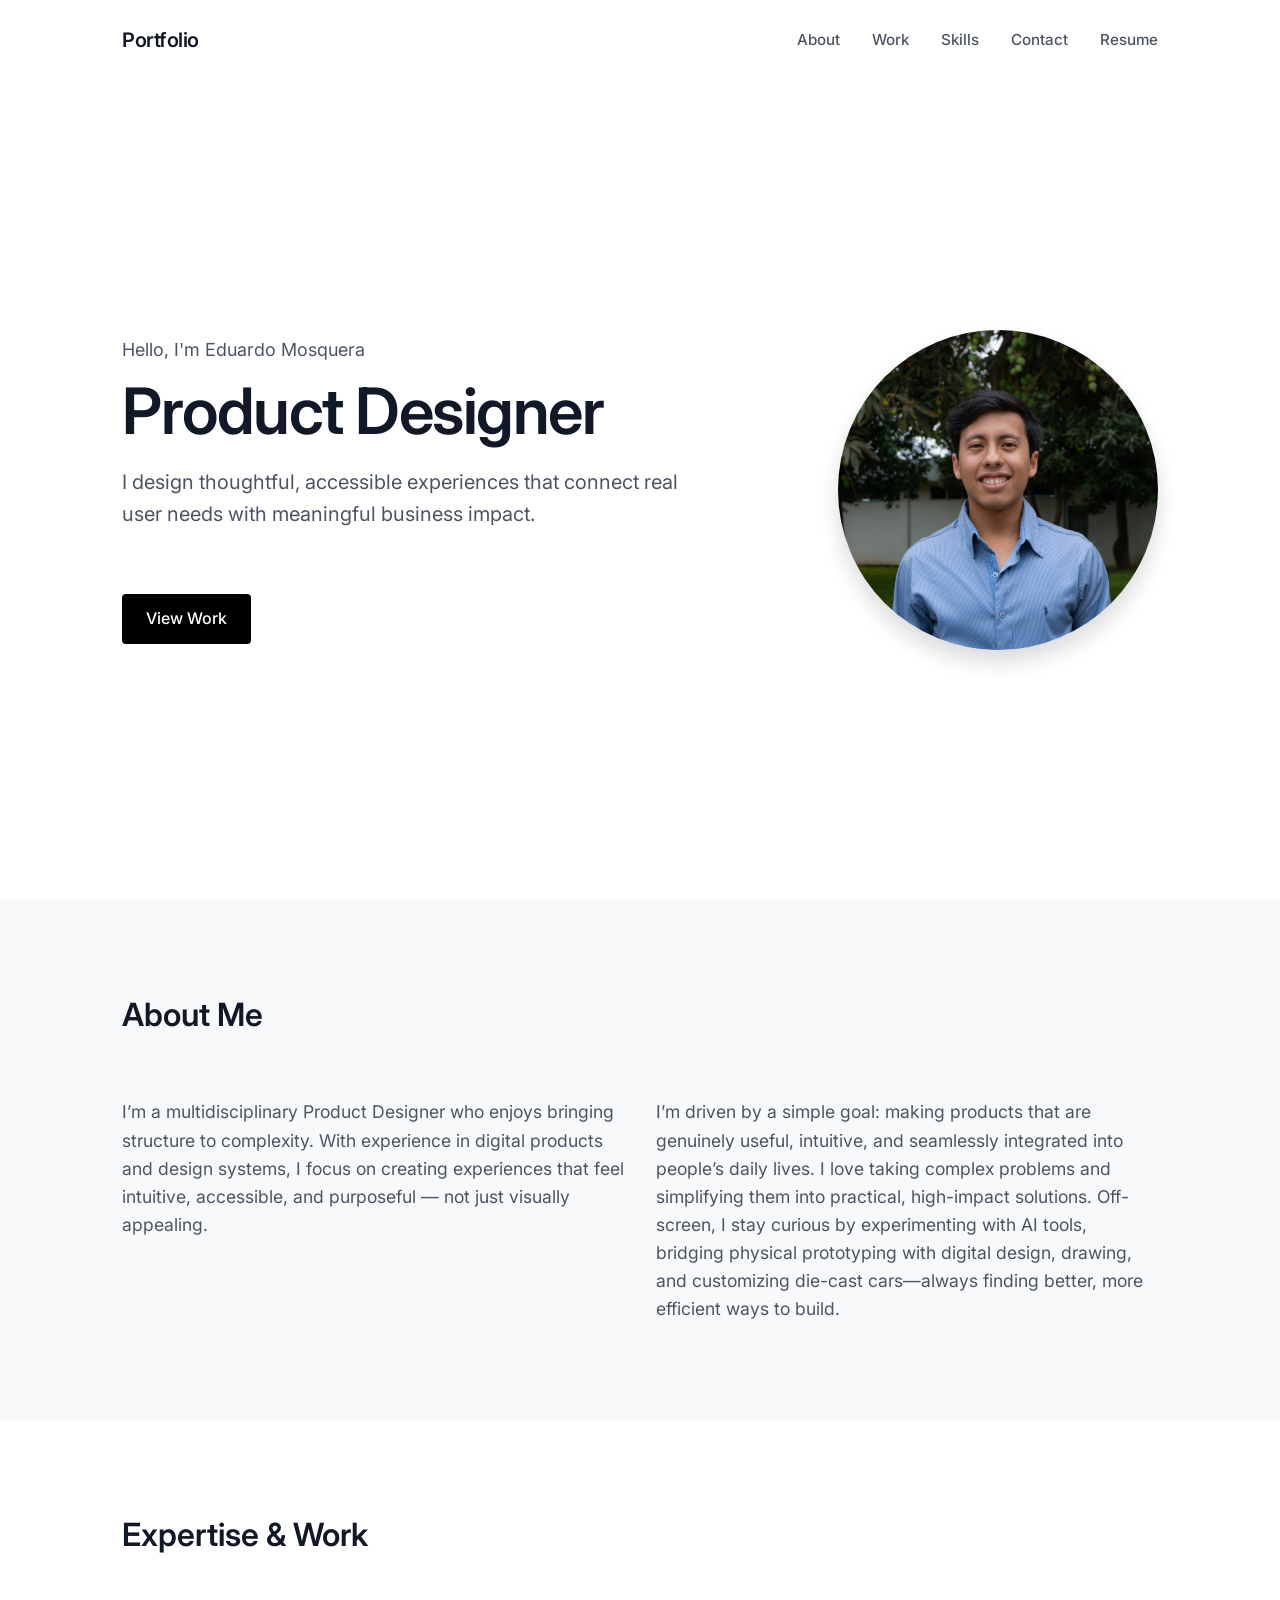
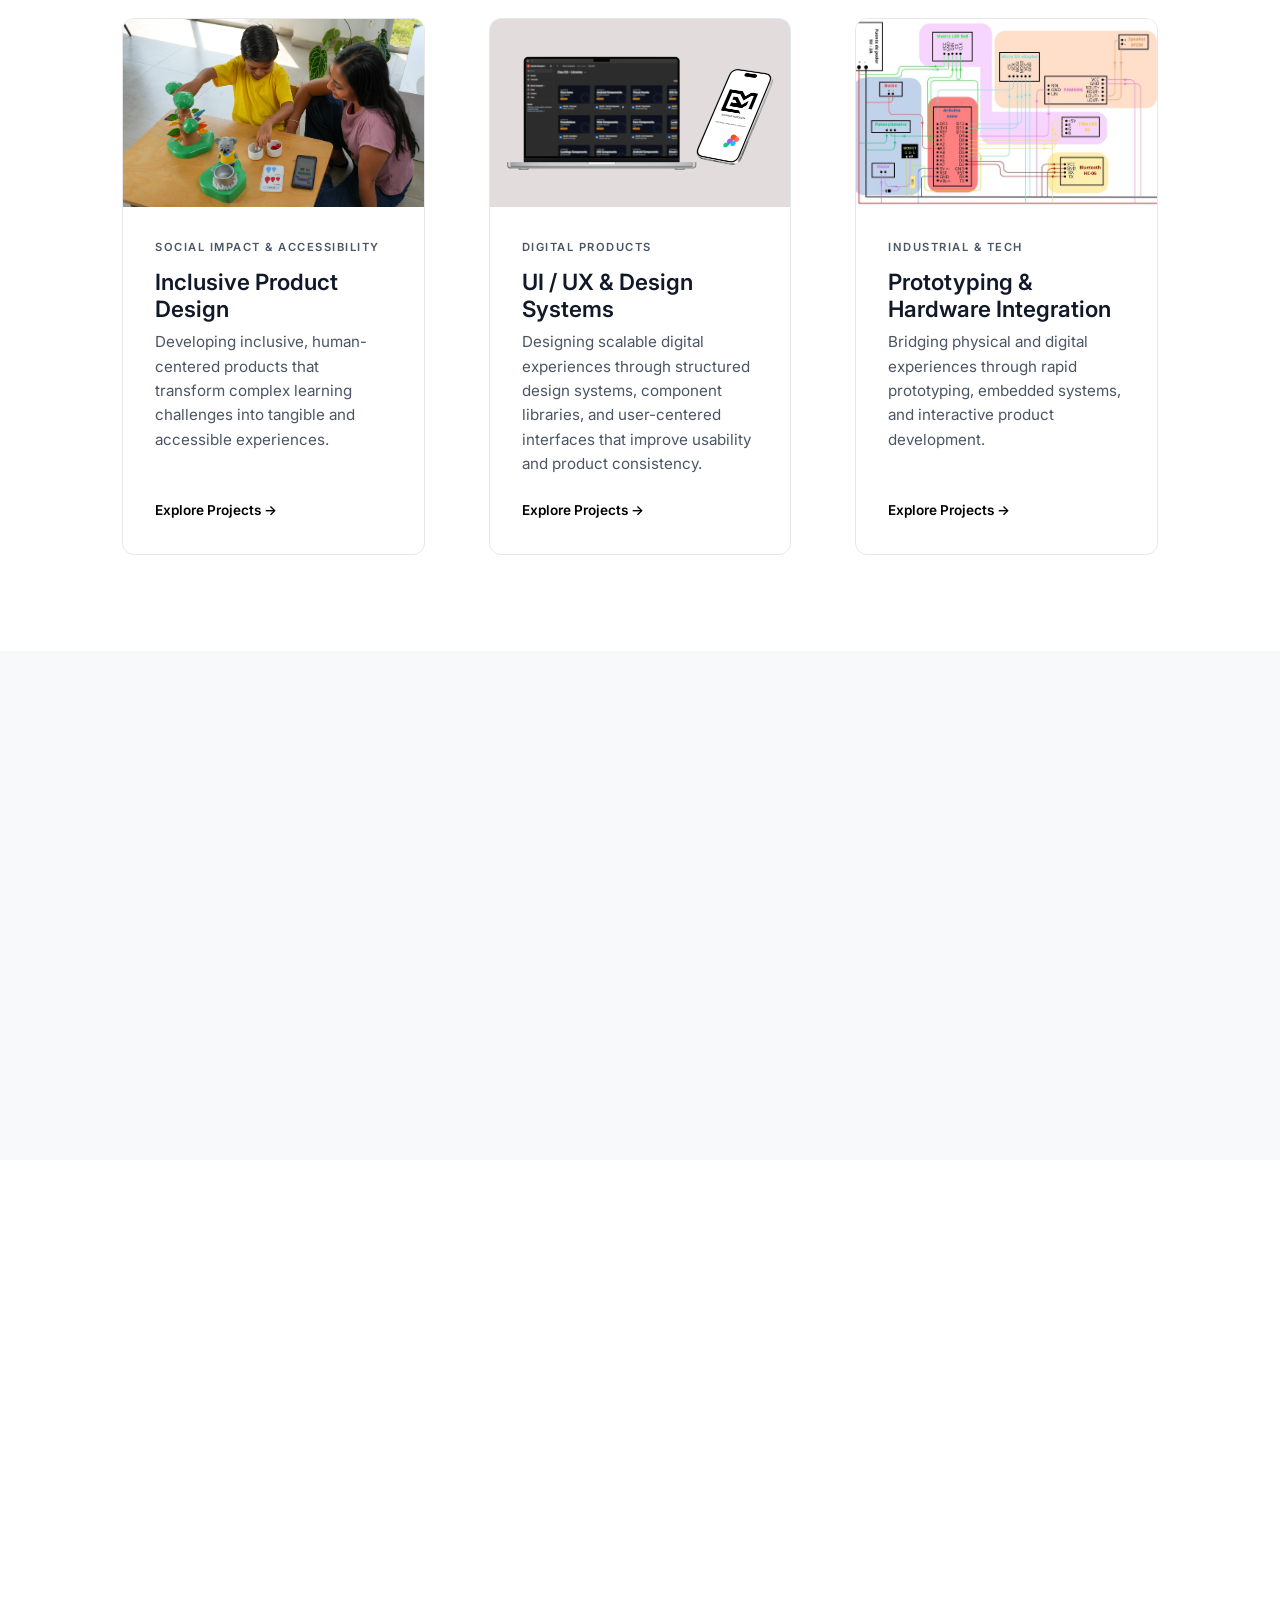
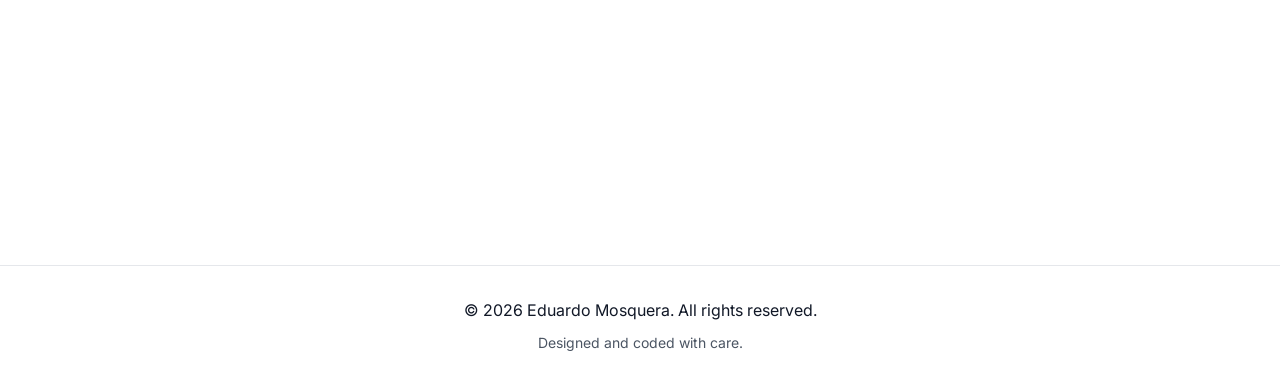
<file: index.html>
<!DOCTYPE html>
<html lang="en">
<head>
  <script src="https://t.contentsquare.net/uxa/6089cada52c6e.js"></script>
  <meta charset="UTF-8">
  <meta name="viewport" content="width=device-width, initial-scale=1.0">
  <title>Eduardo Mosquera | Product Designer</title>
  <meta name="description" content="Portfolio of Eduardo Mosquera, a UI|UX-focused Product Designer.">
  
  <link rel="preconnect" href="https://fonts.googleapis.com">
  <link rel="preconnect" href="https://fonts.gstatic.com" crossorigin>
  <link href="https://fonts.googleapis.com/css2?family=Inter:wght@300;400;500;600&display=swap" rel="stylesheet">
  
  <link rel="stylesheet" href="style.css">

  <link rel="icon" type="image/png" href="assets/images/favicon.png">
  <link rel="apple-touch-icon" href="assets/images/favicon.png">
</head>
<body>

 <header id="header">
    <div class="container header-content">
      <a href="#" class="logo">Portfolio</a>
      <nav>
        <ul class="nav-links">
          <li><a href="#about">About</a></li>
          <li><a href="#projects">Work</a></li>
          <li><a href="#skills">Skills</a></li>
          <li><a href="#contact">Contact</a></li>
          <li><a href="resume.html">Resume</a></li>
        </ul>
      </nav>
    </div>
  </header>

  <main>
    <section id="hero" class="container">
      <div class="hero-wrapper fade-in-up">
        
        <div class="hero-content">
          <p class="greeting">Hello, I'm Eduardo Mosquera</p>
          <h1 class="title">Product Designer</h1>
          <p class="value-prop">
            I design thoughtful, accessible experiences that connect real user needs with meaningful business impact.
          </p>
          <a href="#projects" class="btn btn-primary">View Work</a>
        </div>

        <div class="hero-image-container">
          <div class="profile-placeholder">
            <img src="assets/images/eduardo-profile.jpeg" alt="Eduardo Mosquera" class="profile-img">
          </div>
        </div>

      </div>
    </section>

    <section id="about" class="bg-alt">
      <div class="container section-content fade-in">
        <h2 class="section-title">About Me</h2>
        <div class="about-grid">
          <p>
            I’m a multidisciplinary Product Designer who enjoys bringing structure to complexity. With experience in digital products and design systems, I focus on creating experiences that feel intuitive, accessible, and purposeful — not just visually appealing.
          </p>
          <p>
            I’m driven by a simple goal: making products that are genuinely useful, intuitive, and seamlessly integrated into people’s daily lives. I love taking complex problems and simplifying them into practical, high-impact solutions. Off-screen, I stay curious by experimenting with AI tools, bridging physical prototyping with digital design, drawing, and customizing die-cast cars—always finding better, more efficient ways to build.
          </p>
        </div>
      </div>
    </section>

    <section id="projects">
      <div class="container section-content fade-in">
        <h2 class="section-title">Expertise & Work</h2>
        <div class="projects-grid">
          
          <a href="category-inclusive-design.html" class="project-card">
            <div class="project-img-container">
              <img src="assets/images/inclusive-design-thumb.jpg" alt="Inclusive Product Design" class="project-img">
            </div>
            <div class="project-info">
              <span class="category-tag">Social Impact & Accessibility</span>
              <h3>Inclusive Product Design</h3>
              <p>Developing inclusive, human-centered products that transform complex learning challenges into tangible and accessible experiences.</p>
              <span class="view-more">Explore Projects →</span>
            </div>
          </a>

          <a href="category-ui-ux.html" class="project-card">
            <div class="project-img-container">
              <img src="assets/images/ui-ux-thumb.jpg" alt="UI/UX and Design Systems" class="project-img">
            </div>
            <div class="project-info">
              <span class="category-tag">Digital Products</span>
              <h3>UI / UX & Design Systems</h3>
              <p>Designing scalable digital experiences through structured design systems, component libraries, and user-centered interfaces that improve usability and product consistency.</p>
              <span class="view-more">Explore Projects →</span>
            </div>
          </a>

          <a href="category-prototyping.html" class="project-card">
            <div class="project-img-container">
              <img src="assets/images/hardware-thumb.jpg" alt="Prototyping and Hardware" class="project-img">
            </div>
            <div class="project-info">
              <span class="category-tag">Industrial & Tech</span>
              <h3>Prototyping & Hardware Integration</h3>
              <p>Bridging physical and digital experiences through rapid prototyping, embedded systems, and interactive product development.</p>
              <span class="view-more">Explore Projects →</span>
            </div>
          </a>

        </div>
      </div>
    </section>

    <section id="skills" class="bg-alt">
      <div class="container section-content fade-in">
        <h2 class="section-title">Expertise</h2>
        <div class="skills-grid">
          <div class="skill-category">
            <h3>Design</h3>
            <ul>
              <li>UI/UX Design</li>
              <li>Wireframing & Prototyping</li>
              <li>Design Systems</li>
              <li>Web Design</li>
            </ul>
          </div>
          <div class="skill-category">
            <h3>Methods</h3>
            <ul>
              <li>Design Thinking</li>
              <li>User Research</li>
              <li>Usability Testing</li>
              <li>Information Architecture</li>
            </ul>
          </div>
          <div class="skill-category">
            <h3>Tools</h3>
            <ul>
              <li>Figma / FigJam</li>
              <li>HTML / CSS / JS</li>
              <li>Autodesk Fusion360 / AutoCAD</li>
              <li>Blender</li>
              <li>Adobe Illustrator</li>
            </ul>
          </div>
        </div>
      </div>
    </section>

    <section id="contact">
      <div class="container section-content fade-in">
        <h2 class="section-title">Let's Connect</h2>
        <p class="contact-subtitle">I’m currently open to new opportunities and collaborations. If you’d like to work together, or simply start a conversation, I’d be happy to hear from you!</p>
        
        <div class="contact-layout">
          <div class="contact-links">
            <a href="mailto:eduardomosquera2000@gmail.com" class="contact-link">eduardomosquera2000@gmail.com</a>
            <a href="https://linkedin.com/in/eduardo-mosquera-design" target="_blank" rel="noopener noreferrer" class="contact-link">LinkedIn</a>
            <a href="https://behance.net/eduardomosquera1" target="_blank" rel="noopener noreferrer" class="contact-link">Behance</a>
          </div>
          
          <form class="contact-form" action="https://formspree.io/f/mbdqpdzl" method="POST">
            <div class="form-group">
              <label for="name" class="sr-only">Name</label>
              <input type="text" id="name" name="name" placeholder="Your Name" required>
            </div>
            <div class="form-group">
              <label for="email" class="sr-only">Email</label>
              <input type="email" id="email" name="email" placeholder="Your Email" required>
            </div>
            <div class="form-group">
              <label for="message" class="sr-only">Message</label>
              <textarea id="message" name="message" rows="4" placeholder="Your Message" required></textarea>
            </div>
            <button type="submit" class="btn btn-primary">Send Message</button>
          </form>
        </div>
      </div>
    </section>
  </main>

  <footer>
    <div class="container">
      <p>&copy; <span id="year"></span> Eduardo Mosquera. All rights reserved.</p>
      <p class="footer-note">Designed and coded with care.</p>
    </div>
  </footer>

  <script src="script.js"></script>
</body>
</html>
</file>
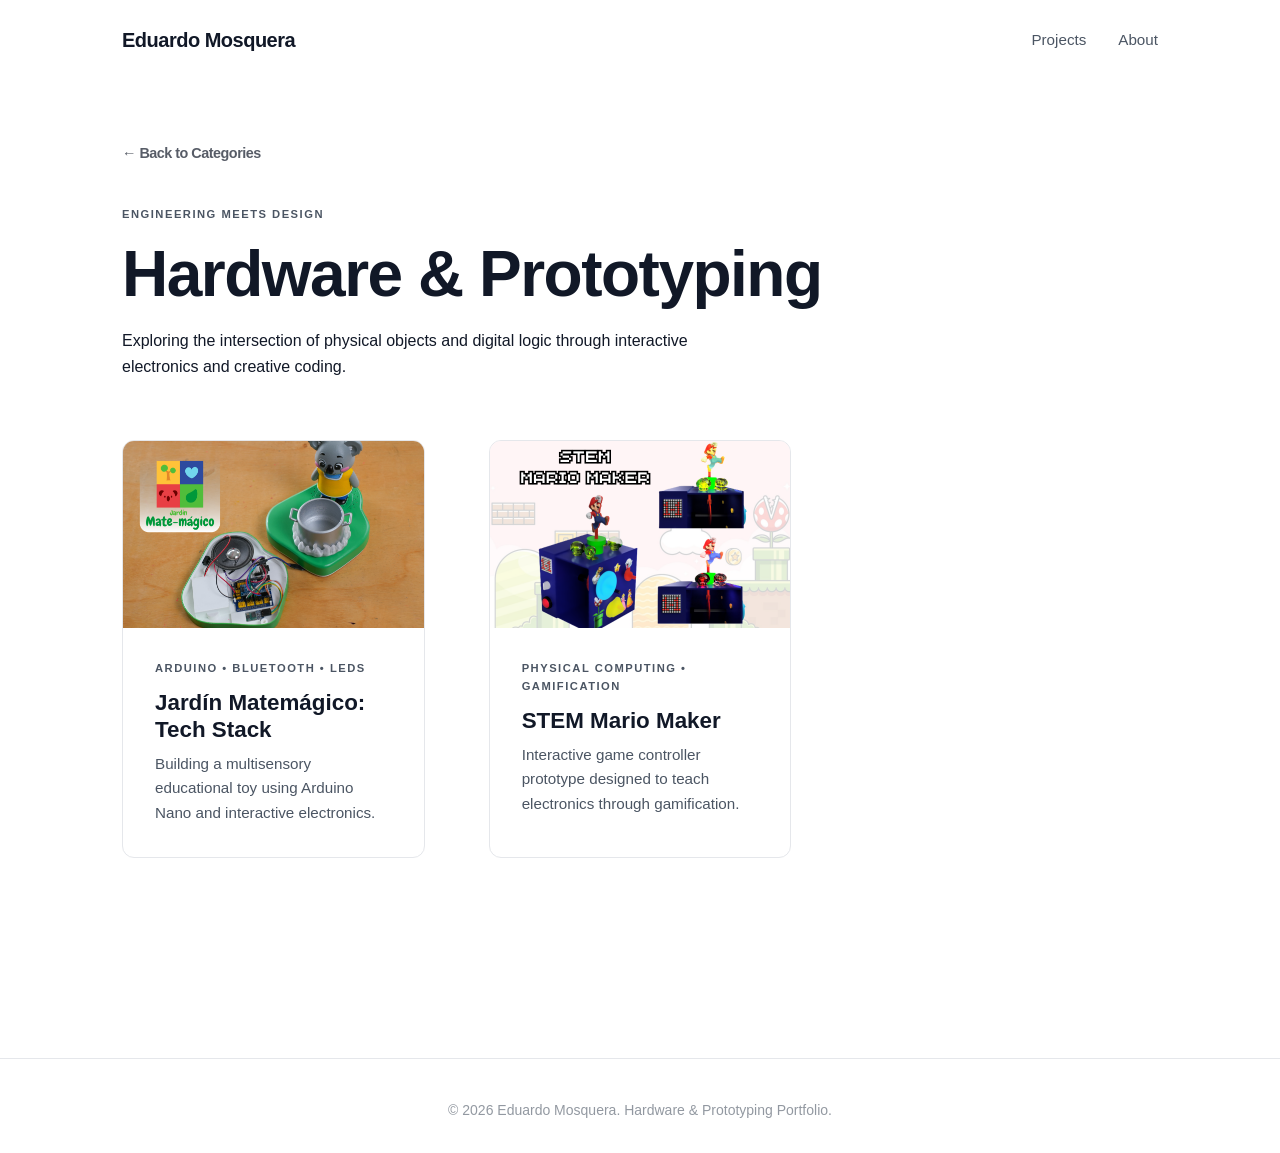
<file: category-prototyping.html>
<!DOCTYPE html>
<html lang="en">
<head>
    <meta charset="UTF-8">
    <meta name="viewport" content="width=device-width, initial-scale=1.0">
    <title>Hardware & Prototyping | Eduardo Mosquera</title>
    <link rel="stylesheet" href="style.css">
    <link rel="icon" type="image/png" href="assets/images/favicon.png">
</head>
<body>

    <header>
        <div class="container header-content">
            <a href="index.html" class="logo">Eduardo Mosquera</a>
            <nav>
                <ul class="nav-links">
                    <li><a href="index.html#projects">Projects</a></li>
                    <li><a href="index.html#about">About</a></li>
                </ul>
            </nav>
        </div>
    </header>

    <main class="container" style="padding-top: 140px; padding-bottom: 80px;">
        
        <div style="margin-bottom: 40px;">
            <a href="index.html#projects" class="logo" style="text-decoration: none; font-size: 0.9rem; opacity: 0.7; transition: 0.3s;" onmouseover="this.style.opacity='1'" onmouseout="this.style.opacity='0.7'">
                ← Back to Categories
            </a>
        </div>

        <div class="category-header">
            <span class="category-tag">Engineering meets Design</span>
            <h1 class="title">Hardware & Prototyping</h1>
            <p class="subtitle" style="max-width: 600px;">Exploring the intersection of physical objects and digital logic through interactive electronics and creative coding.</p>
        </div>

        <div class="projects-grid" style="margin-top: 60px; margin-bottom: 120px;">
            
            <a href="jardin-matemagico-tech.html" class="project-card">
                <div class="project-img-container">
                    <img src="assets/images/jardin-tech-cover.png" alt="Hardware Prototyping" class="project-img">
                </div>
                <div class="project-info">
                    <span class="category-tag">Arduino • Bluetooth • LEDs</span>
                    <h3>Jardín Matemágico: Tech Stack</h3>
                    <p>Building a multisensory educational toy using Arduino Nano and interactive electronics.</p>
                </div>
            </a>

            <a href="stem-mario-maker.html" class="project-card">
                <div class="project-img-container">
                    <img src="assets/images/mario-maker-tech.png" alt="STEM Mario Maker" class="project-img">
                </div>
                <div class="project-info">
                    <span class="category-tag">Physical Computing • Gamification</span>
                    <h3>STEM Mario Maker</h3>
                    <p>Interactive game controller prototype designed to teach electronics through gamification.</p>
                </div>
            </a>
            
        </div>
    </main>

    <footer>
        <div class="container">
            <p class="footer-note" style="opacity: 0.6;">© 2026 Eduardo Mosquera. Hardware & Prototyping Portfolio.</p>
        </div>
    </footer>

</body>
</html>
</file>
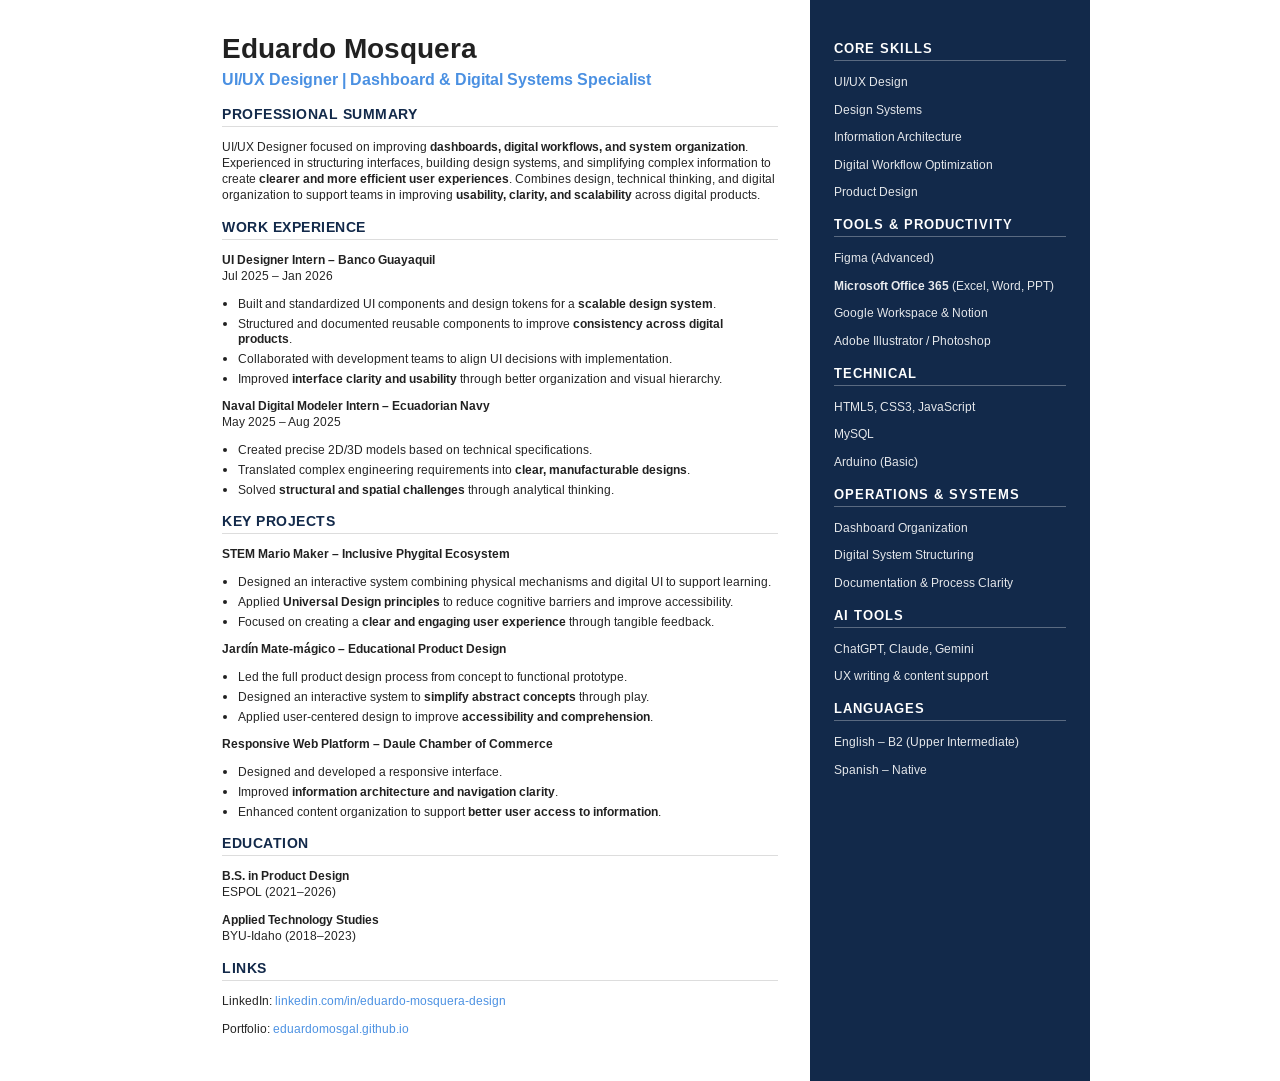
<file: resume-2.html>
<!DOCTYPE html>
<html lang="en">
<head>
<meta charset="UTF-8">
<meta name="viewport" content="width=956, initial-scale=1.0">
<title>Eduardo Mosquera – Resume</title>

<link href="https://fonts.googleapis.com/css2?family=Arimo:wght@400;700&display=swap" rel="stylesheet">
<link rel="icon" type="image/png" href="assets/images/favicon.png">

<style>
:root {
  --primary-main-color: #12294a;
  --primary-highlighted: #4A90E2;
  --text-primary: rgba(0,0,0,0.87);
  --text-secondary: rgba(0,0,0,0.6);
}

body {
  margin: 0;
  font-family: 'Arimo', Arial, sans-serif;
  color: var(--text-primary);
}

.template {
  display: grid;
  grid-template-columns: 1fr 280px;
  max-width: 900px;
  margin: auto;
}

main {
  padding: 32px;
}

.sidebar {
  background: var(--primary-main-color);
  color: white;
  padding: 24px;
}

h1 {
  font-size: 28px;
  margin: 0;
}

h2 {
  font-size: 16px;
  color: var(--primary-highlighted);
  margin: 4px 0 12px;
}

.subtitle {
  font-size: 14px;
  font-weight: bold;
  text-transform: uppercase;
  letter-spacing: 0.5px;
  margin-top: 16px;
  border-bottom: 1px solid #ddd;
  padding-bottom: 4px;
  color: var(--primary-main-color);
}

p {
  font-size: 12px;
  line-height: 16px;
}

ul {
  padding-left: 16px;
  margin: 6px 0;
}

li {
  font-size: 12px;
  margin-bottom: 5px;
}

.section {
  margin-top: 12px;
}

.sidebar h3 {
  font-size: 13px;
  text-transform: uppercase;
  letter-spacing: 1px;
  margin-top: 16px;
  border-bottom: 1px solid rgba(255,255,255,0.3);
  padding-bottom: 4px;
}

.sidebar p {
  font-size: 11.5px;
  margin-bottom: 8px;
  opacity: 0.9;
}

@page {
  size: A4;
  margin: 8mm;
}

@media print {
  body { margin: 0; }
  .template { width: 100%; }
  main { padding: 24px; }
  .sidebar { padding: 20px; }
  .subtitle { border-bottom: 1px solid #333; }
}

a {
  color: var(--primary-highlighted);
  text-decoration: none;
}

a:hover {
  text-decoration: underline;
}
</style>
</head>

<body>

<div class="template">

<main>

<h1>Eduardo Mosquera</h1>
<h2>UI/UX Designer | Dashboard & Digital Systems Specialist</h2>

<!-- SOLO CAMBIOS EN CONTENIDO, tu estructura se mantiene -->

<div class="section">
<div class="subtitle">Professional Summary</div>
<p>
UI/UX Designer focused on improving <b>dashboards, digital workflows, and system organization</b>. Experienced in structuring interfaces, building design systems, and simplifying complex information to create <b>clearer and more efficient user experiences</b>. 

Combines design, technical thinking, and digital organization to support teams in improving <b>usability, clarity, and scalability</b> across digital products.
</p>
</div>

<div class="section">
<div class="subtitle">Work Experience</div>

<p><b>UI Designer Intern – Banco Guayaquil</b><br>Jul 2025 – Jan 2026</p>
<ul>
<li>Built and standardized UI components and design tokens for a <b>scalable design system</b>.</li>
<li>Structured and documented reusable components to improve <b>consistency across digital products</b>.</li>
<li>Collaborated with development teams to align UI decisions with implementation.</li>
<li>Improved <b>interface clarity and usability</b> through better organization and visual hierarchy.</li>
</ul>

<p><b>Naval Digital Modeler Intern – Ecuadorian Navy</b><br>May 2025 – Aug 2025</p>
<ul>
<li>Created precise 2D/3D models based on technical specifications.</li>
<li>Translated complex engineering requirements into <b>clear, manufacturable designs</b>.</li>
<li>Solved <b>structural and spatial challenges</b> through analytical thinking.</li>
</ul>

</div>

<div class="section">
<div class="subtitle">Key Projects</div>

<p><b>STEM Mario Maker – Inclusive Phygital Ecosystem</b></p>
<ul>
<li>Designed an interactive system combining physical mechanisms and digital UI to support learning.</li>
<li>Applied <b>Universal Design principles</b> to reduce cognitive barriers and improve accessibility.</li>
<li>Focused on creating a <b>clear and engaging user experience</b> through tangible feedback.</li>
</ul>

<p><b>Jardín Mate-mágico – Educational Product Design</b></p>
<ul>
<li>Led the full product design process from concept to functional prototype.</li>
<li>Designed an interactive system to <b>simplify abstract concepts</b> through play.</li>
<li>Applied user-centered design to improve <b>accessibility and comprehension</b>.</li>
</ul>

<p><b>Responsive Web Platform – Daule Chamber of Commerce</b></p>
<ul>
<li>Designed and developed a responsive interface.</li>
<li>Improved <b>information architecture and navigation clarity</b>.</li>
<li>Enhanced content organization to support <b>better user access to information</b>.</li>
</ul>

</div>

<div class="section">
<div class="subtitle">Education</div>
<p><b>B.S. in Product Design</b><br>ESPOL (2021–2026)</p>
<p><b>Applied Technology Studies</b><br>BYU-Idaho (2018–2023)</p>
</div>

<div class="section">
  <div class="subtitle">Links</div>
  <p>
    LinkedIn: 
    <a href="https://www.linkedin.com/in/eduardo-mosquera-design" target="_blank">
      linkedin.com/in/eduardo-mosquera-design
    </a>
  </p>
  <p>
    Portfolio: 
    <a href="https://eduardomosgal.github.io/portafolio.github.io/" target="_blank">
      eduardomosgal.github.io
    </a>
  </p>
</div>

</main>

<aside class="sidebar">

<h3>Core Skills</h3>
<p>UI/UX Design</p>
<p>Design Systems</p>
<p>Information Architecture</p>
<p>Digital Workflow Optimization</p>
<p>Product Design</p>

<h3>Tools & Productivity</h3>
<p>Figma (Advanced)</p>
<p><b>Microsoft Office 365</b> (Excel, Word, PPT)</p>
<p>Google Workspace & Notion</p>
<p>Adobe Illustrator / Photoshop</p>

<h3>Technical</h3>
<p>HTML5, CSS3, JavaScript</p>
<p>MySQL</p>
<p>Arduino (Basic)</p>

<h3>Operations & Systems</h3>
<p>Dashboard Organization</p>
<p>Digital System Structuring</p>
<p>Documentation & Process Clarity</p>

<h3>AI Tools</h3>
<p>ChatGPT, Claude, Gemini</p>
<p>UX writing & content support</p>

<h3>Languages</h3>
<p>English – B2 (Upper Intermediate)</p>
<p>Spanish – Native</p>

</aside>

</div>

</body>
</html>
</file>
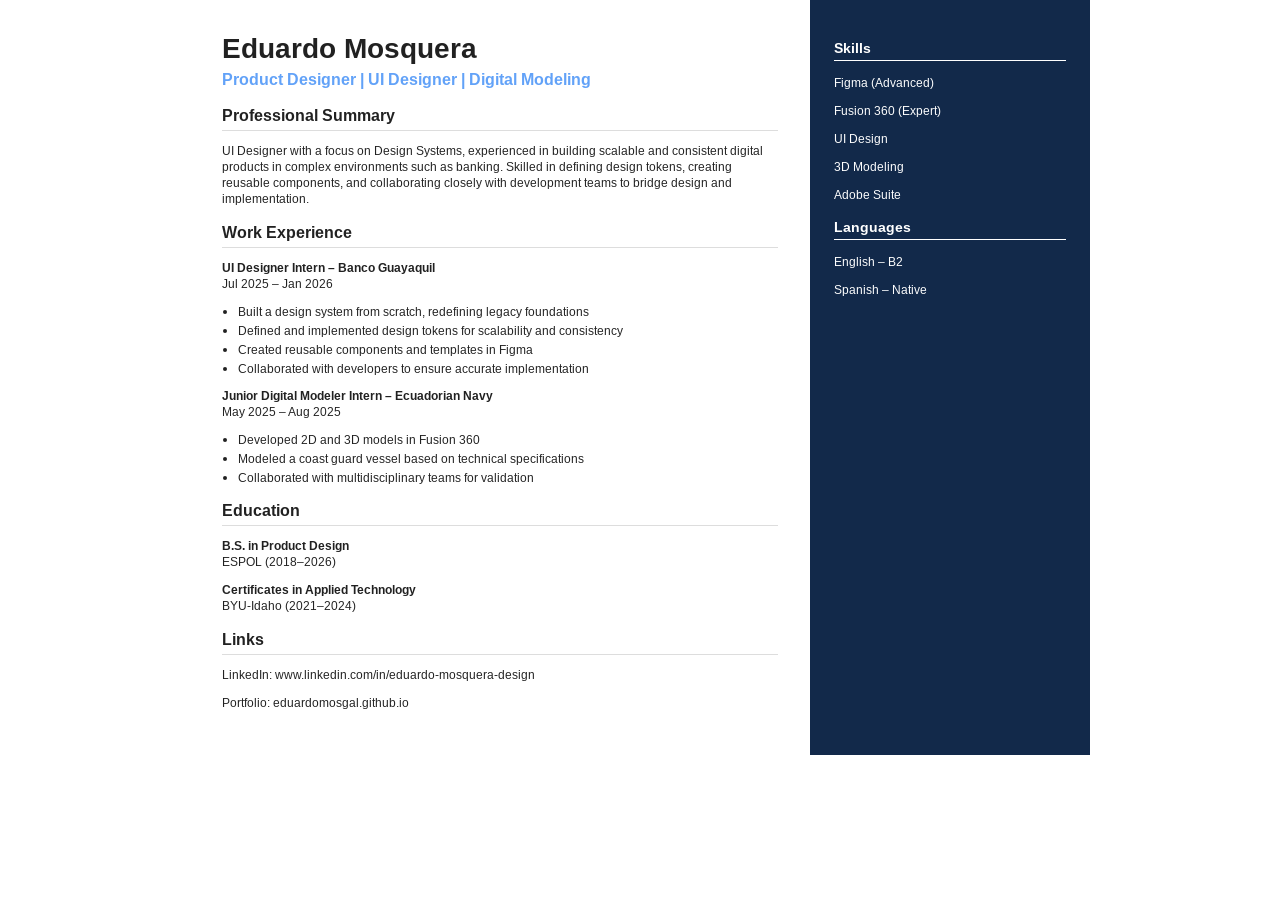
<file: resume.html>
<!DOCTYPE html>
<html lang="en">
<head>
<meta charset="UTF-8">
<meta name="viewport" content="width=956, initial-scale=1.0">
<title>Eduardo Mosquera – Resume</title>

<link href="https://fonts.googleapis.com/css2?family=Arimo:wght@400;700&display=swap" rel="stylesheet">

<style>
:root {
  --primary-main-color: #12294a;
  --primary-highlighted: #62a2f8;
  --text-primary: rgba(0,0,0,0.87);
  --text-secondary: rgba(0,0,0,0.6);
}

body {
  margin: 0;
  font-family: 'Arimo', Arial, sans-serif;
  color: var(--text-primary);
}

.template {
  display: grid;
  grid-template-columns: 1fr 280px;
  max-width: 900px;
  margin: auto;
}

main {
  padding: 32px;
}

.sidebar {
  background: var(--primary-main-color);
  color: white;
  padding: 24px;
}

h1 {
  font-size: 28px;
  margin: 0;
}

h2 {
  font-size: 16px;
  color: var(--primary-highlighted);
  margin: 4px 0 12px;
}

.subtitle {
  font-size: 16px;
  font-weight: bold;
  margin-top: 16px;
  border-bottom: 1px solid #ddd;
  padding-bottom: 4px;
}

p {
  font-size: 12px;
  line-height: 16px;
}

ul {
  padding-left: 16px;
  margin: 6px 0;
}

li {
  font-size: 12px;
  margin-bottom: 4px;
}

.section {
  margin-top: 12px;
}

.sidebar h3 {
  font-size: 14px;
  margin-top: 16px;
  border-bottom: 1px solid white;
  padding-bottom: 4px;
}

.sidebar p {
  font-size: 12px;
}

/* PRINT OPTIMIZATION */
@page {
  size: A4;
  margin: 8mm;
}

@media print {
  body {
    margin: 0;
  }

  .template {
    width: 100%;
  }

  main {
    padding: 24px;
  }

  .sidebar {
    padding: 20px;
  }
}
</style>
</head>

<body>

<div class="template">

<main>

<h1>Eduardo Mosquera</h1>
<h2>Product Designer | UI Designer | Digital Modeling</h2>

<div class="section">
<div class="subtitle">Professional Summary</div>
<p>
UI Designer with a focus on Design Systems, experienced in building scalable and consistent digital products in complex environments such as banking. Skilled in defining design tokens, creating reusable components, and collaborating closely with development teams to bridge design and implementation.
</p>
</div>

<div class="section">
<div class="subtitle">Work Experience</div>

<p><b>UI Designer Intern – Banco Guayaquil</b><br>Jul 2025 – Jan 2026</p>
<ul>
<li>Built a design system from scratch, redefining legacy foundations</li>
<li>Defined and implemented design tokens for scalability and consistency</li>
<li>Created reusable components and templates in Figma</li>
<li>Collaborated with developers to ensure accurate implementation</li>
</ul>

<p><b>Junior Digital Modeler Intern – Ecuadorian Navy</b><br>May 2025 – Aug 2025</p>
<ul>
<li>Developed 2D and 3D models in Fusion 360</li>
<li>Modeled a coast guard vessel based on technical specifications</li>
<li>Collaborated with multidisciplinary teams for validation</li>
</ul>

</div>

<div class="section">
<div class="subtitle">Education</div>

<p><b>B.S. in Product Design</b><br>ESPOL (2018–2026)</p>
<p><b>Certificates in Applied Technology</b><br>BYU-Idaho (2021–2024)</p>

</div>

<div class="section">
<div class="subtitle">Links</div>
<p>LinkedIn: www.linkedin.com/in/eduardo-mosquera-design</p>
<p>Portfolio: eduardomosgal.github.io</p>
</div>

</main>

<aside class="sidebar">

<h3>Skills</h3>
<p>Figma (Advanced)</p>
<p>Fusion 360 (Expert)</p>
<p>UI Design</p>
<p>3D Modeling</p>
<p>Adobe Suite</p>

<h3>Languages</h3>
<p>English – B2</p>
<p>Spanish – Native</p>

</aside>

</div>

</body>
</html>
</file>
<file: style.css>
/* =========================================
   Variables & Reset
   ========================================= */
:root {
  /* Colors */
  --bg-primary: #ffffff;
  --bg-alt: #f8f9fa;
  --text-primary: #111827;
  --text-secondary: #4b5563;
  --accent: #000000;
  --accent-hover: #374151;
  --border-color: #e5e7eb;

  /* Typography */
  --font-main: 'Inter', sans-serif;
  
  /* Spacing */
  --space-sm: 0.5rem;
  --space-md: 1rem;
  --space-lg: 2rem;
  --space-xl: 4rem;
  --space-2xl: 6rem;

  /* Layout */
  --max-width: 1100px;
  --header-height: 80px;

  /* Transitions */
  --transition-smooth: all 0.3s cubic-bezier(0.25, 0.8, 0.25, 1);
}

* {
  margin: 0;
  padding: 0;
  box-sizing: border-box;
}

html {
  scroll-behavior: smooth;
  scroll-padding-top: var(--header-height); /* Prevents header from hiding content */
}

body {
  font-family: var(--font-main);
  background-color: var(--bg-primary);
  color: var(--text-primary);
  line-height: 1.6;
  -webkit-font-smoothing: antialiased;
}

/* =========================================
   Typography & Utilities
   ========================================= */
h1, h2, h3 {
  font-weight: 600;
  line-height: 1.2;
}

a {
  text-decoration: none;
  color: inherit;
  transition: var(--transition-smooth);
}

.container {
  max-width: var(--max-width);
  margin: 0 auto;
  padding: 0 var(--space-lg);
}

.bg-alt {
  background-color: var(--bg-alt);
}

.section-title {
  font-size: 2rem;
  margin-bottom: var(--space-xl);
  position: relative;
}

.section-content {
  padding: var(--space-2xl) var(--space-lg);
}

.sr-only {
  position: absolute;
  width: 1px;
  height: 1px;
  padding: 0;
  margin: -1px;
  overflow: hidden;
  clip: rect(0, 0, 0, 0);
  border: 0;
}

/* =========================================
   Buttons
   ========================================= */
.btn {
  display: inline-block;
  padding: 0.75rem 1.5rem;
  font-weight: 500;
  border-radius: 4px;
  cursor: pointer;
  border: none;
  transition: var(--transition-smooth);
  font-size: 1rem;
}

.btn-primary {
  background-color: var(--accent);
  color: #ffffff;
}

.btn-primary:hover {
  background-color: var(--accent-hover);
  transform: translateY(-2px);
  box-shadow: 0 4px 12px rgba(0, 0, 0, 0.1);
}

/* =========================================
   Header & Navigation
   ========================================= */
header {
  position: fixed;
  top: 0;
  width: 100%;
  height: var(--header-height);
  background-color: rgba(255, 255, 255, 0.9);
  backdrop-filter: blur(8px);
  z-index: 1000;
  transition: box-shadow 0.3s ease;
}

header.scrolled {
  box-shadow: 0 1px 3px rgba(0, 0, 0, 0.05);
}

.header-content {
  display: flex;
  justify-content: space-between;
  align-items: center;
  height: 100%;
}

.logo {
  font-size: 1.25rem;
  font-weight: 600;
  letter-spacing: -0.5px;
}

.nav-links {
  list-style: none;
  display: flex;
  gap: var(--space-lg);
}

.nav-links a {
  font-size: 0.95rem;
  color: var(--text-secondary);
  font-weight: 500;
}

.nav-links a:hover {
  color: var(--accent);
}

/* =========================================
   Hero Section
   ========================================= */
#hero {
  min-height: 100vh;
  display: flex;
  align-items: center;
  padding-top: var(--header-height);
}

.hero-content {
  max-width: 600px;
}

.greeting {
  font-size: 1.125rem;
  color: var(--text-secondary);
  margin-bottom: var(--space-sm);
}

.title {
  font-size: clamp(3rem, 5vw, 4.5rem);
  letter-spacing: -1.5px;
  margin-bottom: var(--space-md);
}

.value-prop {
  font-size: 1.25rem;
  color: var(--text-secondary);
  margin-bottom: var(--space-xl);
}
.hero-wrapper {
  display: flex;
  flex-direction: column-reverse; /* On mobile, text is below the image */
  align-items: center;
  gap: var(--space-xl);
  width: 100%;
}

.hero-content {
  max-width: 600px;
  text-align: center; /* Center text on mobile to match the stacked image */
}

.hero-image-container {
  flex-shrink: 0;
}

/* Styles for the placeholder and the actual image */
.profile-placeholder,
.profile-img {
  width: 240px;
  height: 240px;
  border-radius: 50%; /* Makes it a perfect circle */
  object-fit: cover; /* Ensures your photo doesn't stretch */
  box-shadow: 0 12px 24px rgba(0, 0, 0, 0.08); /* Subtle elegance */
}

/* Specific to the placeholder to make it look neat until you add a real photo */
.profile-placeholder {
  background-color: var(--bg-alt);
  border: 1px solid var(--border-color);
  display: flex;
  align-items: center;
  justify-content: center;
  color: var(--text-secondary);
  font-size: 0.875rem;
}

/* Media Query for Tablets and Desktop */
@media (min-width: 768px) {
  .hero-wrapper {
    flex-direction: row; /* Side-by-side layout */
    justify-content: space-between;
  }
  
  .hero-content {
    text-align: left; /* Align text back to the left */
  }
  
  .profile-placeholder, 
  .profile-img {
    width: 320px;
    height: 320px;
  }
  }

/* =========================================
   About Section
   ========================================= */
.about-grid {
  display: grid;
  gap: var(--space-lg);
  color: var(--text-secondary);
  font-size: 1.1rem;
}

/* =========================================
   Projects Section (The 3 Pillars)
   ========================================= */

/* Grid layout optimized for 3 categories */
.projects-grid {
  display: grid;
  grid-template-columns: repeat(auto-fit, minmax(300px, 1fr));
  gap: var(--space-xl); /* Increased gap for more breathing room (whitespace) */
}

/* Base Card Style */
.project-card {
  background: var(--bg-primary);
  border: 1px solid var(--border-color);
  border-radius: 12px; /* Slightly rounder for a more modern feel */
  overflow: hidden;
  text-decoration: none; /* Removes link underline */
  color: inherit;       /* Keeps text color consistent */
  display: flex;
  flex-direction: column;
  transition: var(--transition-smooth);
}

.project-card:hover {
  transform: translateY(-8px);
  box-shadow: 0 20px 40px rgba(0, 0, 0, 0.08);
  border-color: var(--accent); /* Subtle highlight border */
}

/* Image Container with 16:10 Ratio */
.project-img-container {
  width: 100%;
  aspect-ratio: 16 / 10;
  overflow: hidden;
  background-color: var(--bg-alt);
}

.project-img {
  width: 100%;
  height: 100%;
  object-fit: cover;
  transition: transform 0.6s cubic-bezier(0.25, 0.8, 0.25, 1);
  display: block;
}

.project-card:hover .project-img {
  transform: scale(1.08); /* Smoother and slightly deeper zoom */
}

/* Content inside the card */
.project-info {
  padding: var(--space-lg);
  display: flex;
  flex-direction: column;
  flex-grow: 1; /* Ensures all cards match height if descriptions vary */
}

/* Small Label above Title */
.category-tag {
  display: block;
  font-size: 0.7rem;
  font-weight: 600;
  text-transform: uppercase;
  letter-spacing: 1.5px;
  color: var(--text-secondary);
  margin-bottom: 0.75rem;
}

.project-info h3 {
  margin-bottom: var(--space-sm);
  font-size: 1.4rem; /* Slightly larger title for impact */
  font-weight: 600;
}

.project-info p {
  font-size: 0.95rem;
  color: var(--text-secondary);
  line-height: 1.6;
  margin-bottom: auto; /* Pushes the "View more" to the bottom */
}

/* "Explore Projects" CTA at the bottom */
.view-more {
  display: inline-block;
  margin-top: 1.5rem;
  font-size: 0.85rem;
  font-weight: 600;
  color: var(--accent);
  transition: transform 0.3s ease;
}

/* Animation: Arrow moves right on hover */
.project-card:hover .view-more {
  transform: translateX(8px);
}

/* Desktop Polish: Ensure 3 columns if space allows */
@media (min-width: 1024px) {
  .projects-grid {
    grid-template-columns: repeat(3, 1fr);
  }
}
/* =========================================
   Skills Section
   ========================================= */
.skills-grid {
  display: grid;
  grid-template-columns: repeat(auto-fit, minmax(200px, 1fr));
  gap: var(--space-lg);
}

.skill-category h3 {
  font-size: 1.125rem;
  margin-bottom: var(--space-md);
  border-bottom: 1px solid var(--border-color);
  padding-bottom: var(--space-sm);
}

.skill-category ul {
  list-style: none;
}

.skill-category li {
  color: var(--text-secondary);
  margin-bottom: var(--space-sm);
}

/* =========================================
   Contact Section
   ========================================= */
.contact-subtitle {
  color: var(--text-secondary);
  margin-bottom: var(--space-xl);
  max-width: 600px;
}

.contact-layout {
  display: grid;
  grid-template-columns: 1fr;
  gap: var(--space-xl);
}

.contact-links {
  display: flex;
  flex-direction: column;
  gap: var(--space-md);
}

.contact-link {
  font-size: 1.125rem;
  font-weight: 500;
  display: inline-block;
  width: fit-content;
  position: relative;
}

.contact-link::after {
  content: '';
  position: absolute;
  width: 100%;
  height: 1px;
  bottom: 0;
  left: 0;
  background-color: var(--accent);
  transform: scaleX(0);
  transform-origin: bottom right;
  transition: transform 0.3s ease-out;
}

.contact-link:hover::after {
  transform: scaleX(1);
  transform-origin: bottom left;
}

.contact-form {
  display: flex;
  flex-direction: column;
  gap: var(--space-md);
}

.form-group input,
.form-group textarea {
  width: 100%;
  padding: 1rem;
  border: 1px solid var(--border-color);
  border-radius: 4px;
  font-family: var(--font-main);
  background-color: var(--bg-primary);
  transition: var(--transition-smooth);
}

.form-group input:focus,
.form-group textarea:focus {
  outline: none;
  border-color: var(--accent);
}

/* =========================================
   Footer
   ========================================= */
footer {
  padding: var(--space-lg) 0;
  text-align: center;
  border-top: 1px solid var(--border-color);
}

.footer-note {
  color: var(--text-secondary);
  font-size: 0.875rem;
  margin-top: var(--space-sm);
}

/* =========================================
   Animations & Media Queries
   ========================================= */

/* Initial states for JS Observer */
.fade-in {
  opacity: 0;
  transform: translateY(20px);
  transition: opacity 0.6s ease-out, transform 0.6s ease-out;
}

.fade-in.appear {
  opacity: 1;
  transform: translateY(0);
}

/* Custom CSS animation for Hero text load */
.fade-in-up {
  animation: fadeInUp 0.8s cubic-bezier(0.25, 0.8, 0.25, 1) forwards;
}

@keyframes fadeInUp {
  from { opacity: 0; transform: translateY(30px); }
  to { opacity: 1; transform: translateY(0); }
}

@media (min-width: 768px) {
  .about-grid {
    grid-template-columns: 1fr 1fr;
  }
  
  .contact-layout {
    grid-template-columns: 1fr 2fr;
  }
}

@media (max-width: 600px) {
  .nav-links {
    display: none; /* In a real scenario, you'd add a hamburger menu toggle here */
  }
}
</file>
